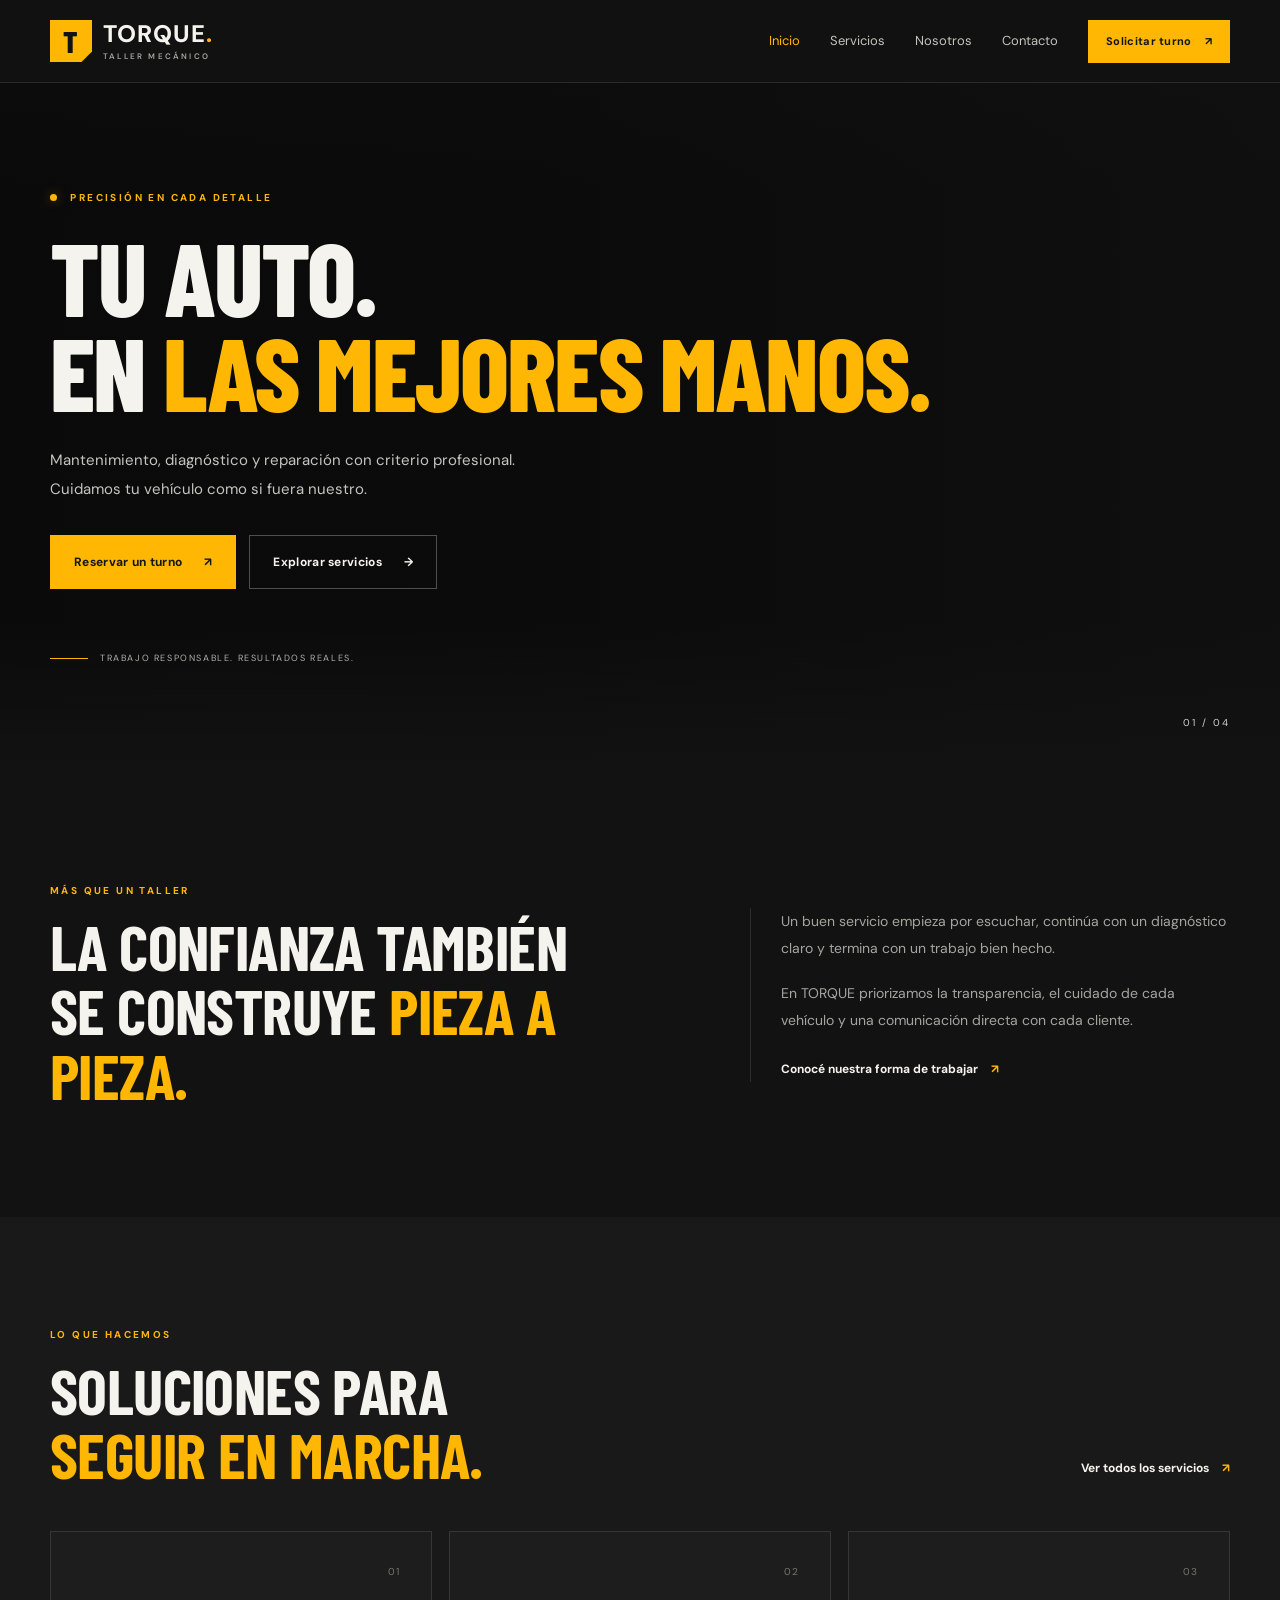
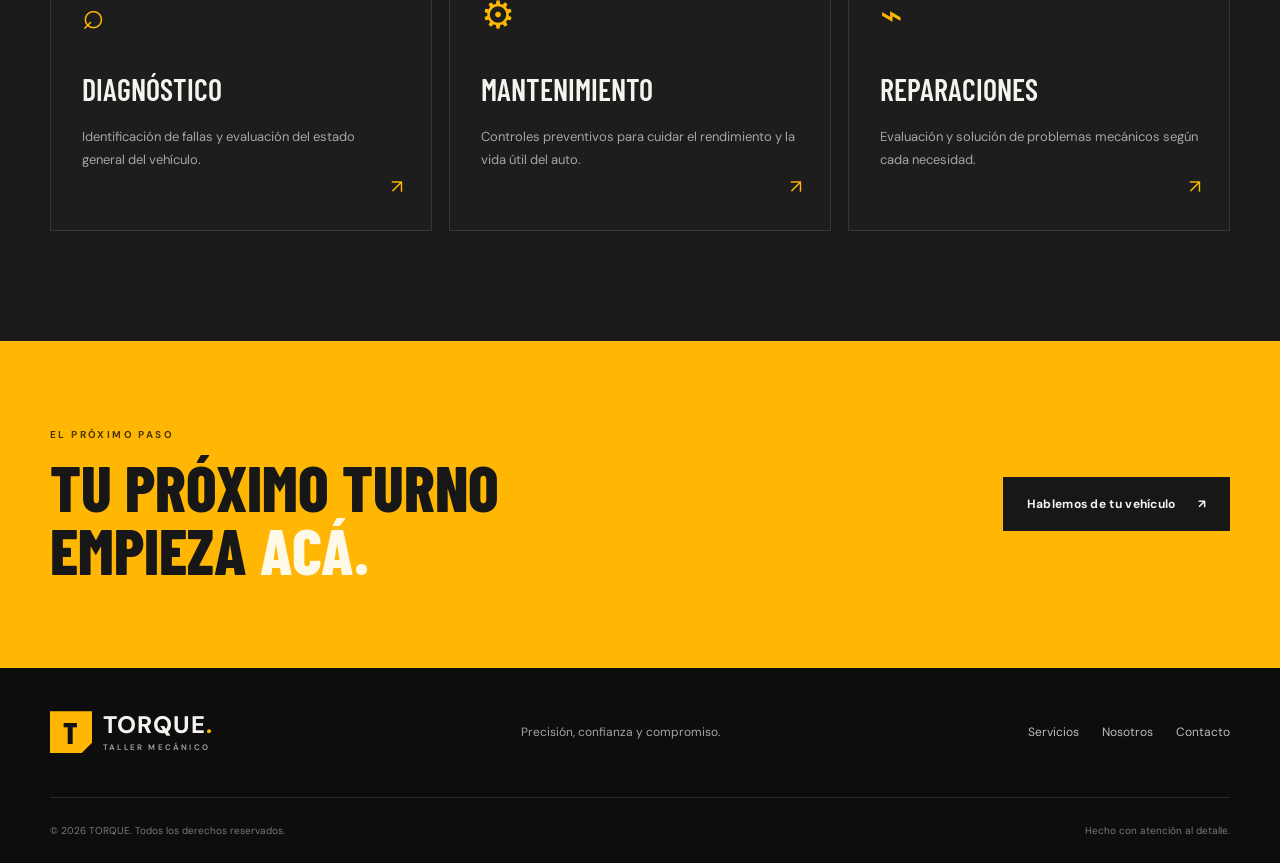
<file: index.html>
<!DOCTYPE html>
<html lang="es">
<head>
  <meta charset="UTF-8">
  <meta name="viewport" content="width=device-width, initial-scale=1.0">
  <meta name="description" content="TORQUE Taller Mecánico. Mantenimiento, diagnóstico y reparación de vehículos con atención profesional.">
  <meta name="theme-color" content="#121212">
  <title>TORQUE | Taller Mecánico</title>
  <link rel="preconnect" href="https://fonts.googleapis.com">
  <link rel="preconnect" href="https://fonts.gstatic.com" crossorigin>
  <link href="https://fonts.googleapis.com/css2?family=Barlow+Condensed:wght@500;600;700;800&family=DM+Sans:wght@400;500;600;700&display=swap" rel="stylesheet">
  <link rel="stylesheet" href="styles.css">
  <script src="script.js" defer></script>
</head>
<body>
  <header class="site-header">
    <nav class="navbar container" aria-label="Navegación principal">
      <a class="brand" href="index.html" aria-label="TORQUE, inicio">
        <span class="brand-mark">T</span>
        <span>TORQUE<span class="brand-dot">.</span><small>TALLER MECÁNICO</small></span>
      </a>

      <button class="menu-toggle" aria-label="Abrir menú" aria-expanded="false" aria-controls="main-menu">
        <span></span><span></span><span></span>
      </button>

      <div class="nav-links" id="main-menu">
        <a href="index.html" aria-current="page">Inicio</a>
        <a href="servicios.html">Servicios</a>
        <a href="nosotros.html">Nosotros</a>
        <a href="contacto.html">Contacto</a>
        <a class="button button-small button-primary" href="contacto.html">Solicitar turno <span>↗</span></a>
      </div>
    </nav>
  </header>

  <main>
    <section class="hero">
      <div class="hero-overlay"></div>
      <div class="container hero-content">
        <p class="eyebrow"><span class="status-dot"></span> PRECISIÓN EN CADA DETALLE</p>
        <h1>Tu auto.<br>En <span>las mejores manos.</span></h1>
        <p class="hero-description">Mantenimiento, diagnóstico y reparación con criterio profesional. Cuidamos tu vehículo como si fuera nuestro.</p>
        <div class="hero-actions">
          <a class="button button-primary" href="contacto.html">Reservar un turno <span>↗</span></a>
          <a class="button button-outline" href="servicios.html">Explorar servicios <span>→</span></a>
        </div>
        <div class="hero-note">
          <span class="hero-line"></span>
          <span>TRABAJO RESPONSABLE. RESULTADOS REALES.</span>
        </div>
      </div>
      <div class="hero-index" aria-hidden="true">01 / 04</div>
    </section>

    <section class="intro-section section-padding">
      <div class="container intro-grid">
        <div>
          <p class="eyebrow">MÁS QUE UN TALLER</p>
          <h2 class="section-title">La confianza también<br>se construye <span>pieza a pieza.</span></h2>
        </div>
        <div class="intro-copy">
          <p>Un buen servicio empieza por escuchar, continúa con un diagnóstico claro y termina con un trabajo bien hecho.</p>
          <p>En TORQUE priorizamos la transparencia, el cuidado de cada vehículo y una comunicación directa con cada cliente.</p>
          <a class="text-link" href="nosotros.html">Conocé nuestra forma de trabajar <span>↗</span></a>
        </div>
      </div>
    </section>

    <section class="featured-section section-padding">
      <div class="container">
        <div class="section-heading">
          <div>
            <p class="eyebrow">LO QUE HACEMOS</p>
            <h2 class="section-title">Soluciones para<br><span>seguir en marcha.</span></h2>
          </div>
          <a class="text-link" href="servicios.html">Ver todos los servicios <span>↗</span></a>
        </div>

        <div class="feature-grid">
          <a class="feature-card" href="servicios.html#diagnostico">
            <span class="card-number">01</span>
            <span class="feature-icon">⌕</span>
            <h3>Diagnóstico</h3>
            <p>Identificación de fallas y evaluación del estado general del vehículo.</p>
            <span class="card-arrow">↗</span>
          </a>
          <a class="feature-card" href="servicios.html#mantenimiento">
            <span class="card-number">02</span>
            <span class="feature-icon">⚙</span>
            <h3>Mantenimiento</h3>
            <p>Controles preventivos para cuidar el rendimiento y la vida útil del auto.</p>
            <span class="card-arrow">↗</span>
          </a>
          <a class="feature-card" href="servicios.html#reparaciones">
            <span class="card-number">03</span>
            <span class="feature-icon">⌁</span>
            <h3>Reparaciones</h3>
            <p>Evaluación y solución de problemas mecánicos según cada necesidad.</p>
            <span class="card-arrow">↗</span>
          </a>
        </div>
      </div>
    </section>

    <section class="cta-section">
      <div class="container cta-content">
        <div>
          <p class="eyebrow">EL PRÓXIMO PASO</p>
          <h2>Tu próximo turno<br>empieza <span>acá.</span></h2>
        </div>
        <a class="button button-primary" href="contacto.html">Hablemos de tu vehículo <span>↗</span></a>
      </div>
    </section>
  </main>

  <footer class="site-footer">
    <div class="container footer-main">
      <a class="brand" href="index.html">
        <span class="brand-mark">T</span>
        <span>TORQUE<span class="brand-dot">.</span><small>TALLER MECÁNICO</small></span>
      </a>
      <p>Precisión, confianza y compromiso.</p>
      <div class="footer-links">
        <a href="servicios.html">Servicios</a>
        <a href="nosotros.html">Nosotros</a>
        <a href="contacto.html">Contacto</a>
      </div>
    </div>
    <div class="container footer-bottom">
      <span>© <span data-year></span> TORQUE. Todos los derechos reservados.</span>
      <span>Hecho con atención al detalle.</span>
    </div>
  </footer>
</body>
</html>
</file>
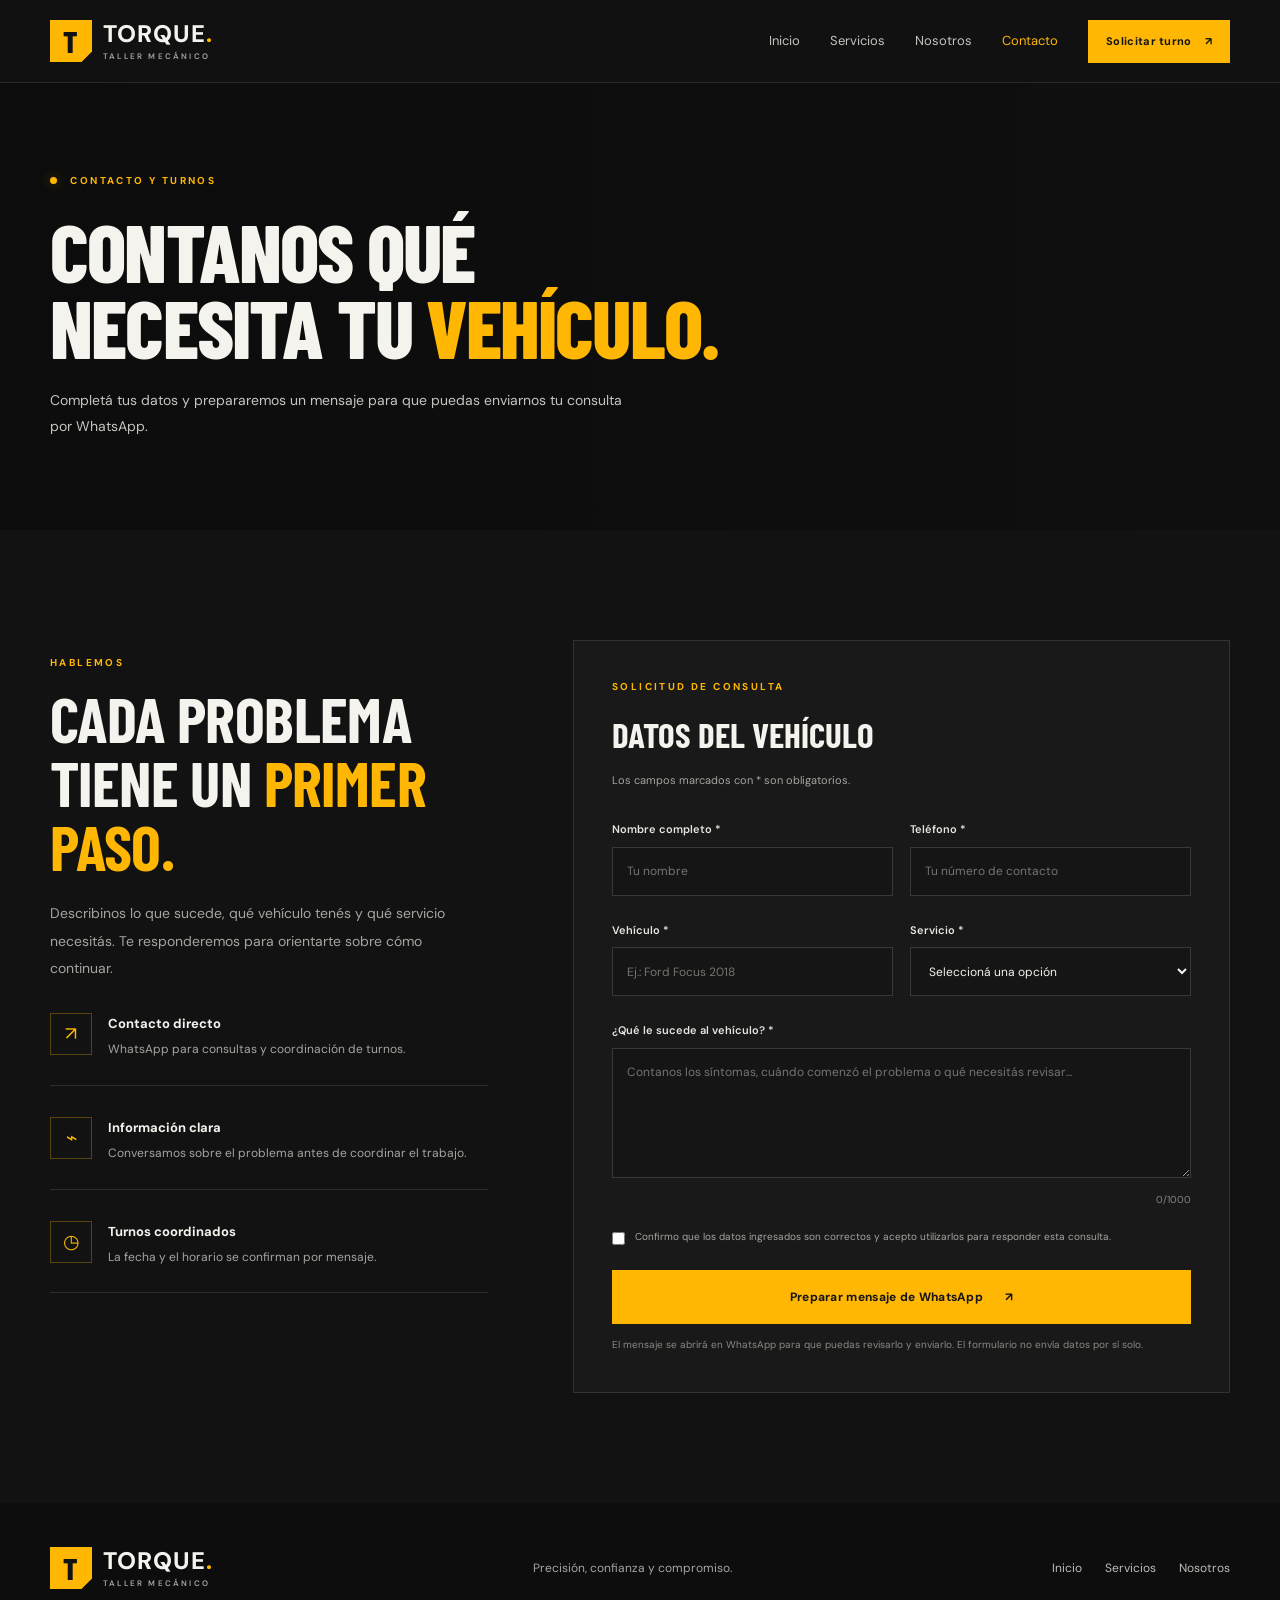
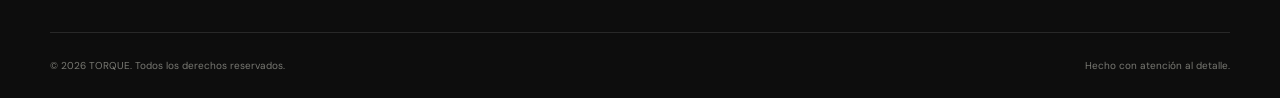
<file: contacto.html>
<!DOCTYPE html>
<html lang="es">
<head>
  <meta charset="UTF-8">
  <meta name="viewport" content="width=device-width, initial-scale=1.0">
  <meta name="description" content="Contactá a TORQUE Taller Mecánico para consultar por servicios o solicitar un turno.">
  <meta name="theme-color" content="#121212">
  <title>Contacto y turnos | TORQUE</title>
  <link rel="preconnect" href="https://fonts.googleapis.com">
  <link rel="preconnect" href="https://fonts.gstatic.com" crossorigin>
  <link href="https://fonts.googleapis.com/css2?family=Barlow+Condensed:wght@500;600;700;800&family=DM+Sans:wght@400;500;600;700&display=swap" rel="stylesheet">
  <link rel="stylesheet" href="styles.css">
  <script src="script.js" defer></script>
</head>
<body>
  <header class="site-header">
    <nav class="navbar container" aria-label="Navegación principal">
      <a class="brand" href="index.html">
        <span class="brand-mark">T</span>
        <span>TORQUE<span class="brand-dot">.</span><small>TALLER MECÁNICO</small></span>
      </a>
      <button class="menu-toggle" aria-label="Abrir menú" aria-expanded="false" aria-controls="main-menu">
        <span></span><span></span><span></span>
      </button>
      <div class="nav-links" id="main-menu">
        <a href="index.html">Inicio</a>
        <a href="servicios.html">Servicios</a>
        <a href="nosotros.html">Nosotros</a>
        <a href="contacto.html" aria-current="page">Contacto</a>
        <a class="button button-small button-primary" href="#contact-form">Solicitar turno <span>↗</span></a>
      </div>
    </nav>
  </header>

  <main>
    <section class="page-hero contact-hero">
      <div class="container page-hero-content">
        <p class="eyebrow"><span class="status-dot"></span> CONTACTO Y TURNOS</p>
        <h1>Contanos qué<br>necesita tu <span>vehículo.</span></h1>
        <p>Completá tus datos y prepararemos un mensaje para que puedas enviarnos tu consulta por WhatsApp.</p>
      </div>
    </section>

    <section class="section-padding">
      <div class="container contact-grid">
        <div class="contact-info">
          <p class="eyebrow">HABLEMOS</p>
          <h2 class="section-title">Cada problema<br>tiene un <span>primer paso.</span></h2>
          <p>Describinos lo que sucede, qué vehículo tenés y qué servicio necesitás. Te responderemos para orientarte sobre cómo continuar.</p>

          <div class="contact-detail">
            <span class="detail-icon">↗</span>
            <div>
              <h3>Contacto directo</h3>
              <p>WhatsApp para consultas y coordinación de turnos.</p>
            </div>
          </div>
          <div class="contact-detail">
            <span class="detail-icon">⌁</span>
            <div>
              <h3>Información clara</h3>
              <p>Conversamos sobre el problema antes de coordinar el trabajo.</p>
            </div>
          </div>
          <div class="contact-detail">
            <span class="detail-icon">◷</span>
            <div>
              <h3>Turnos coordinados</h3>
              <p>La fecha y el horario se confirman por mensaje.</p>
            </div>
          </div>
        </div>

        <div class="contact-form-panel">
          <div class="form-heading">
            <p class="eyebrow">SOLICITUD DE CONSULTA</p>
            <h2>Datos del vehículo</h2>
            <p>Los campos marcados con * son obligatorios.</p>
          </div>

          <form id="contact-form" novalidate>
            <div class="form-row">
              <div class="form-field">
                <label for="name">Nombre completo *</label>
                <input type="text" id="name" name="name" placeholder="Tu nombre" autocomplete="name" required minlength="2" maxlength="80">
                <span class="field-error" id="name-error"></span>
              </div>
              <div class="form-field">
                <label for="phone">Teléfono *</label>
                <input type="tel" id="phone" name="phone" placeholder="Tu número de contacto" autocomplete="tel" required maxlength="25">
                <span class="field-error" id="phone-error"></span>
              </div>
            </div>

            <div class="form-row">
              <div class="form-field">
                <label for="vehicle">Vehículo *</label>
                <input type="text" id="vehicle" name="vehicle" placeholder="Ej.: Ford Focus 2018" required minlength="2" maxlength="100">
                <span class="field-error" id="vehicle-error"></span>
              </div>
              <div class="form-field">
                <label for="service">Servicio *</label>
                <select id="service" name="service" required>
                  <option value="">Seleccioná una opción</option>
                  <option value="Diagnóstico mecánico">Diagnóstico mecánico</option>
                  <option value="Mantenimiento preventivo">Mantenimiento preventivo</option>
                  <option value="Reparaciones mecánicas">Reparaciones mecánicas</option>
                  <option value="Revisión general">Revisión general</option>
                  <option value="Otra consulta">Otra consulta</option>
                </select>
                <span class="field-error" id="service-error"></span>
              </div>
            </div>

            <div class="form-field">
              <label for="message">¿Qué le sucede al vehículo? *</label>
              <textarea id="message" name="message" rows="5" placeholder="Contanos los síntomas, cuándo comenzó el problema o qué necesitás revisar..." required minlength="10" maxlength="1000"></textarea>
              <span class="field-error" id="message-error"></span>
              <span class="character-count"><span id="message-count">0</span>/1000</span>
            </div>

            <label class="privacy-check">
              <input type="checkbox" id="consent" required>
              <span>Confirmo que los datos ingresados son correctos y acepto utilizarlos para responder esta consulta.</span>
            </label>
            <span class="field-error" id="consent-error"></span>

            <button class="button button-primary form-submit" type="submit">Preparar mensaje de WhatsApp <span>↗</span></button>
            <p class="form-feedback" id="form-feedback" role="status" aria-live="polite"></p>
            <p class="form-note">El mensaje se abrirá en WhatsApp para que puedas revisarlo y enviarlo. El formulario no envía datos por sí solo.</p>
          </form>
        </div>
      </div>
    </section>
  </main>

  <footer class="site-footer">
    <div class="container footer-main">
      <a class="brand" href="index.html">
        <span class="brand-mark">T</span>
        <span>TORQUE<span class="brand-dot">.</span><small>TALLER MECÁNICO</small></span>
      </a>
      <p>Precisión, confianza y compromiso.</p>
      <div class="footer-links">
        <a href="index.html">Inicio</a>
        <a href="servicios.html">Servicios</a>
        <a href="nosotros.html">Nosotros</a>
      </div>
    </div>
    <div class="container footer-bottom">
      <span>© <span data-year></span> TORQUE. Todos los derechos reservados.</span>
      <span>Hecho con atención al detalle.</span>
    </div>
  </footer>
</body>
</html>
</file>
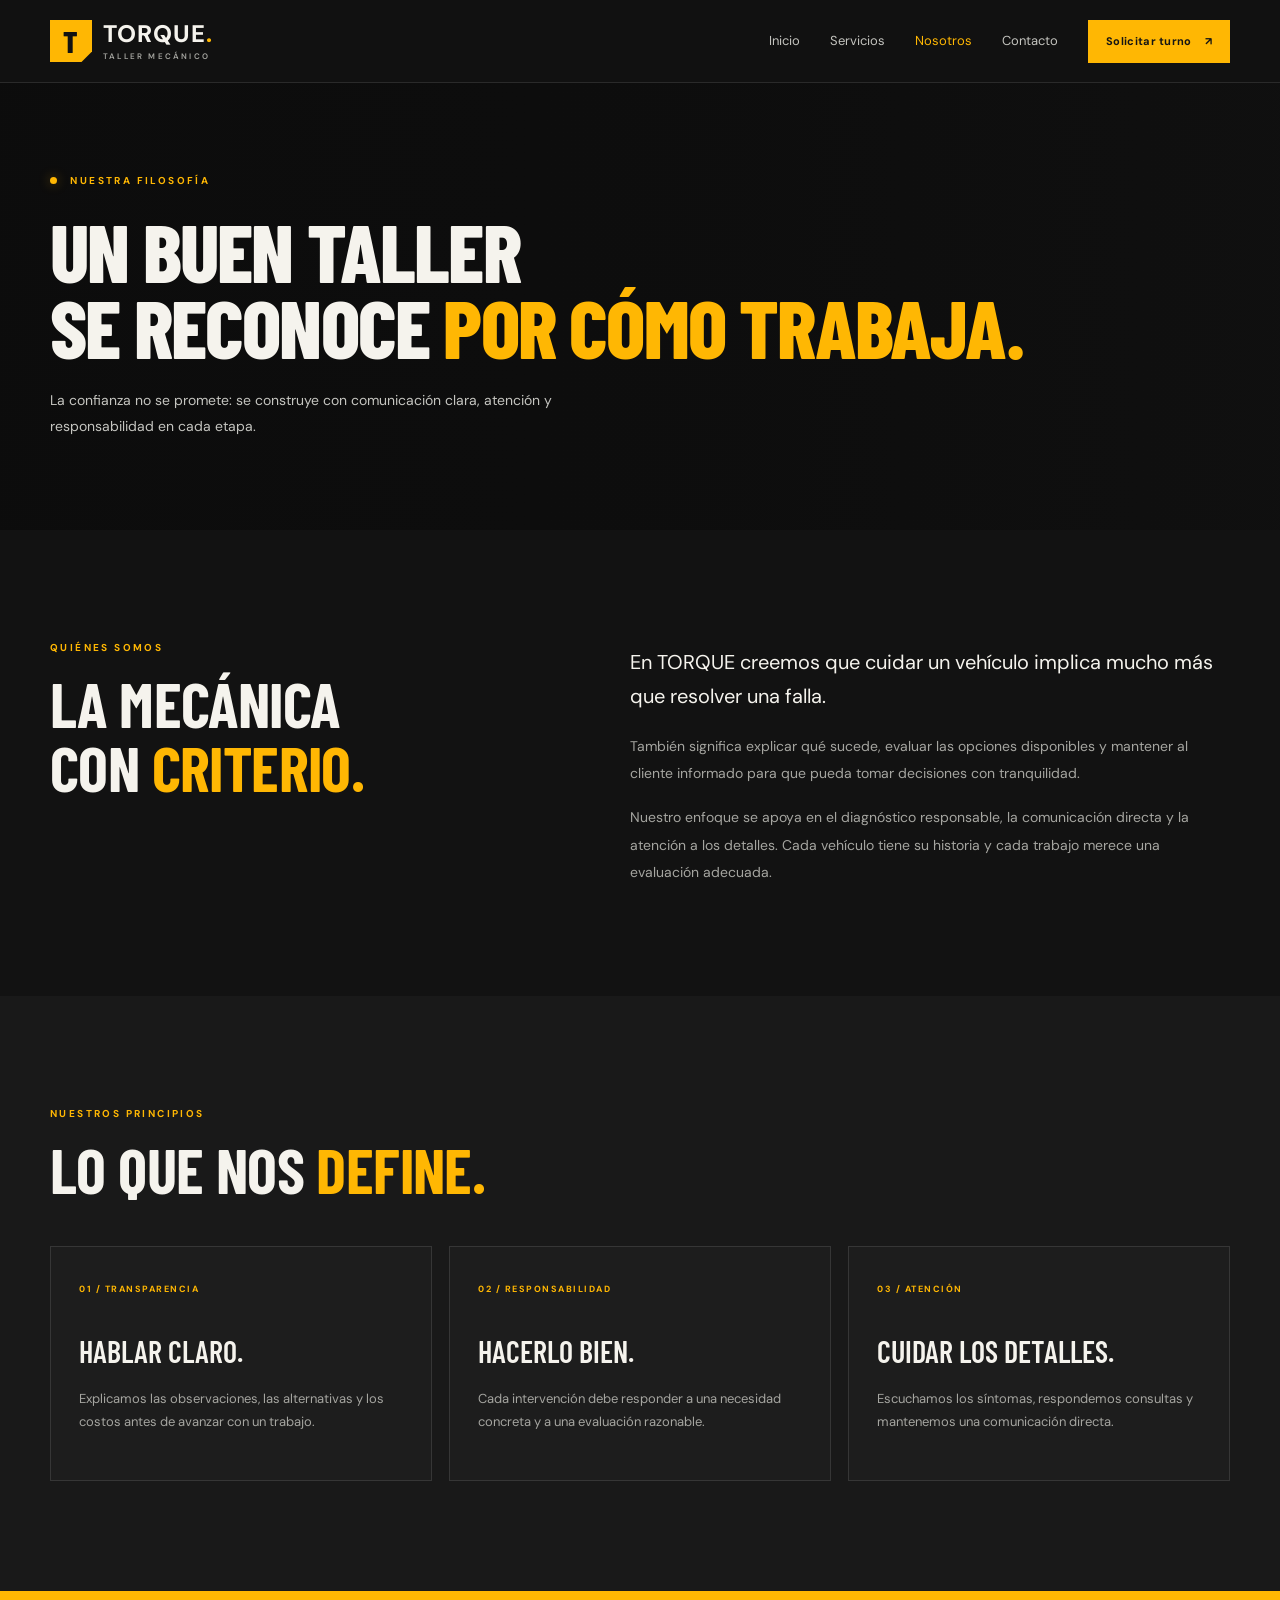
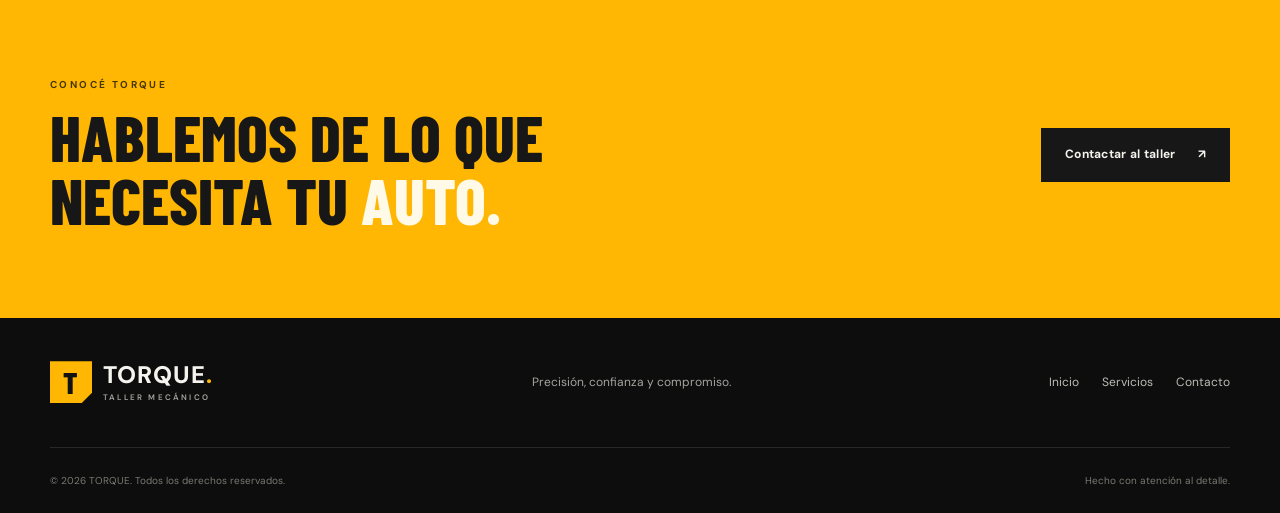
<file: nosotros.html>
<!DOCTYPE html>
<html lang="es">
<head>
  <meta charset="UTF-8">
  <meta name="viewport" content="width=device-width, initial-scale=1.0">
  <meta name="description" content="Conocé la filosofía de trabajo de TORQUE Taller Mecánico.">
  <meta name="theme-color" content="#121212">
  <title>Nosotros | TORQUE</title>
  <link rel="preconnect" href="https://fonts.googleapis.com">
  <link rel="preconnect" href="https://fonts.gstatic.com" crossorigin>
  <link href="https://fonts.googleapis.com/css2?family=Barlow+Condensed:wght@500;600;700;800&family=DM+Sans:wght@400;500;600;700&display=swap" rel="stylesheet">
  <link rel="stylesheet" href="styles.css">
  <script src="script.js" defer></script>
</head>
<body>
  <header class="site-header">
    <nav class="navbar container" aria-label="Navegación principal">
      <a class="brand" href="index.html">
        <span class="brand-mark">T</span>
        <span>TORQUE<span class="brand-dot">.</span><small>TALLER MECÁNICO</small></span>
      </a>
      <button class="menu-toggle" aria-label="Abrir menú" aria-expanded="false" aria-controls="main-menu">
        <span></span><span></span><span></span>
      </button>
      <div class="nav-links" id="main-menu">
        <a href="index.html">Inicio</a>
        <a href="servicios.html">Servicios</a>
        <a href="nosotros.html" aria-current="page">Nosotros</a>
        <a href="contacto.html">Contacto</a>
        <a class="button button-small button-primary" href="contacto.html">Solicitar turno <span>↗</span></a>
      </div>
    </nav>
  </header>

  <main>
    <section class="page-hero about-hero">
      <div class="container page-hero-content">
        <p class="eyebrow"><span class="status-dot"></span> NUESTRA FILOSOFÍA</p>
        <h1>Un buen taller<br>se reconoce <span>por cómo trabaja.</span></h1>
        <p>La confianza no se promete: se construye con comunicación clara, atención y responsabilidad en cada etapa.</p>
      </div>
    </section>

    <section class="section-padding">
      <div class="container about-grid">
        <div class="about-label">
          <p class="eyebrow">QUIÉNES SOMOS</p>
          <h2 class="section-title">La mecánica<br>con <span>criterio.</span></h2>
        </div>
        <div class="about-copy">
          <p class="lead-copy">En TORQUE creemos que cuidar un vehículo implica mucho más que resolver una falla.</p>
          <p>También significa explicar qué sucede, evaluar las opciones disponibles y mantener al cliente informado para que pueda tomar decisiones con tranquilidad.</p>
          <p>Nuestro enfoque se apoya en el diagnóstico responsable, la comunicación directa y la atención a los detalles. Cada vehículo tiene su historia y cada trabajo merece una evaluación adecuada.</p>
        </div>
      </div>
    </section>

    <section class="values-section section-padding">
      <div class="container">
        <div class="section-heading">
          <div>
            <p class="eyebrow">NUESTROS PRINCIPIOS</p>
            <h2 class="section-title">Lo que nos <span>define.</span></h2>
          </div>
        </div>
        <div class="values-grid">
          <article class="value-card">
            <span class="value-index">01 / TRANSPARENCIA</span>
            <h3>Hablar claro.</h3>
            <p>Explicamos las observaciones, las alternativas y los costos antes de avanzar con un trabajo.</p>
          </article>
          <article class="value-card">
            <span class="value-index">02 / RESPONSABILIDAD</span>
            <h3>Hacerlo bien.</h3>
            <p>Cada intervención debe responder a una necesidad concreta y a una evaluación razonable.</p>
          </article>
          <article class="value-card">
            <span class="value-index">03 / ATENCIÓN</span>
            <h3>Cuidar los detalles.</h3>
            <p>Escuchamos los síntomas, respondemos consultas y mantenemos una comunicación directa.</p>
          </article>
        </div>
      </div>
    </section>

    <section class="cta-section">
      <div class="container cta-content">
        <div>
          <p class="eyebrow">CONOCÉ TORQUE</p>
          <h2>Hablemos de lo que<br>necesita tu <span>auto.</span></h2>
        </div>
        <a class="button button-primary" href="contacto.html">Contactar al taller <span>↗</span></a>
      </div>
    </section>
  </main>

  <footer class="site-footer">
    <div class="container footer-main">
      <a class="brand" href="index.html">
        <span class="brand-mark">T</span>
        <span>TORQUE<span class="brand-dot">.</span><small>TALLER MECÁNICO</small></span>
      </a>
      <p>Precisión, confianza y compromiso.</p>
      <div class="footer-links">
        <a href="index.html">Inicio</a>
        <a href="servicios.html">Servicios</a>
        <a href="contacto.html">Contacto</a>
      </div>
    </div>
    <div class="container footer-bottom">
      <span>© <span data-year></span> TORQUE. Todos los derechos reservados.</span>
      <span>Hecho con atención al detalle.</span>
    </div>
  </footer>
</body>
</html>
</file>
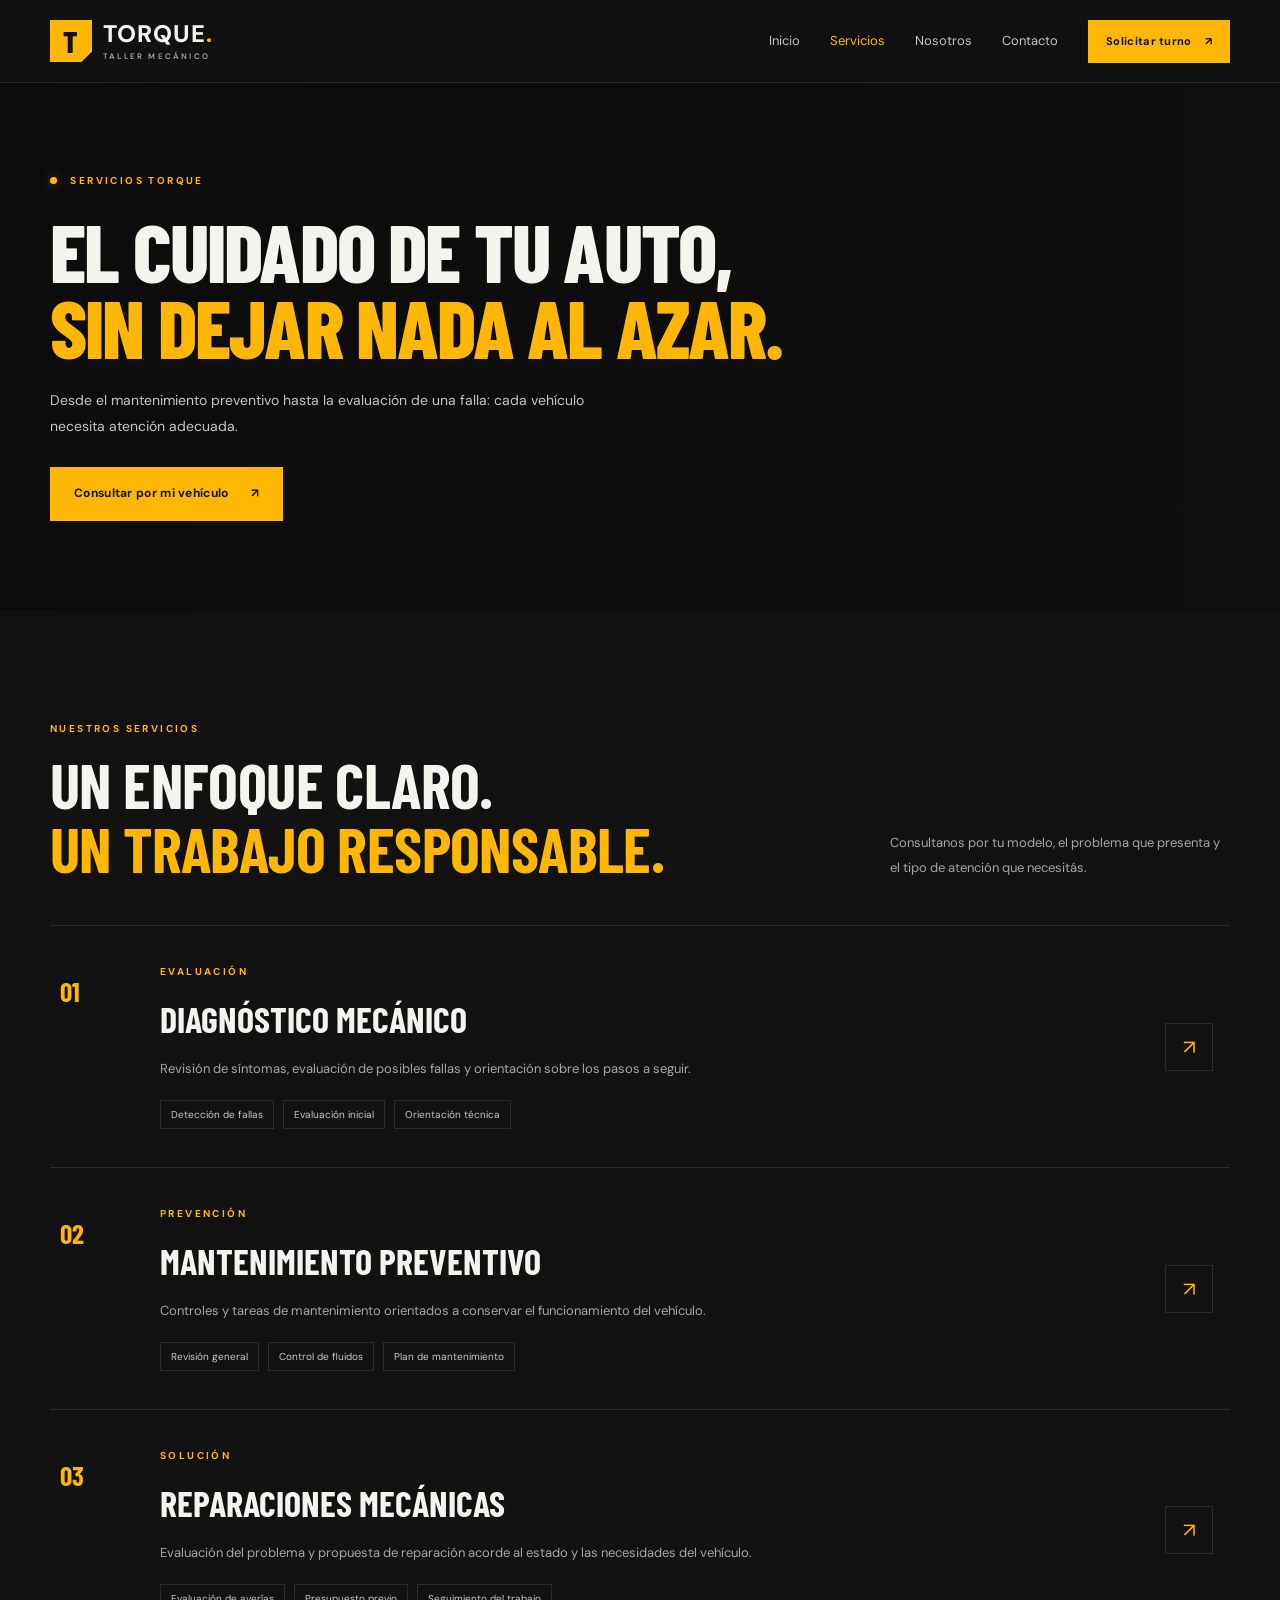
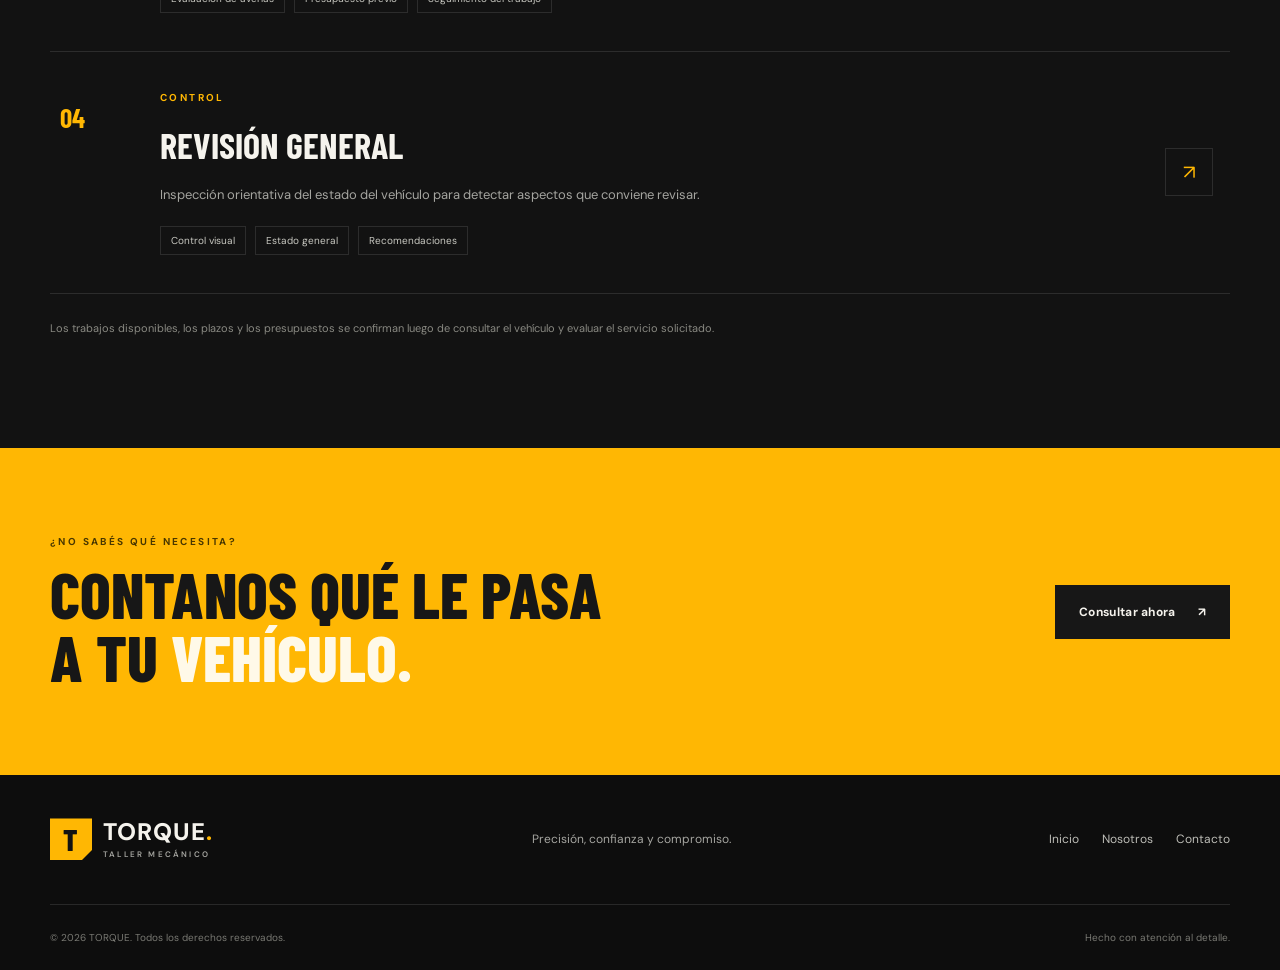
<file: servicios.html>
<!DOCTYPE html>
<html lang="es">
<head>
  <meta charset="UTF-8">
  <meta name="viewport" content="width=device-width, initial-scale=1.0">
  <meta name="description" content="Conocé los servicios de TORQUE: diagnóstico, mantenimiento y reparación automotriz.">
  <meta name="theme-color" content="#121212">
  <title>Servicios | TORQUE</title>
  <link rel="preconnect" href="https://fonts.googleapis.com">
  <link rel="preconnect" href="https://fonts.gstatic.com" crossorigin>
  <link href="https://fonts.googleapis.com/css2?family=Barlow+Condensed:wght@500;600;700;800&family=DM+Sans:wght@400;500;600;700&display=swap" rel="stylesheet">
  <link rel="stylesheet" href="styles.css">
  <script src="script.js" defer></script>
</head>
<body>
  <header class="site-header">
    <nav class="navbar container" aria-label="Navegación principal">
      <a class="brand" href="index.html">
        <span class="brand-mark">T</span>
        <span>TORQUE<span class="brand-dot">.</span><small>TALLER MECÁNICO</small></span>
      </a>
      <button class="menu-toggle" aria-label="Abrir menú" aria-expanded="false" aria-controls="main-menu">
        <span></span><span></span><span></span>
      </button>
      <div class="nav-links" id="main-menu">
        <a href="index.html">Inicio</a>
        <a href="servicios.html" aria-current="page">Servicios</a>
        <a href="nosotros.html">Nosotros</a>
        <a href="contacto.html">Contacto</a>
        <a class="button button-small button-primary" href="contacto.html">Solicitar turno <span>↗</span></a>
      </div>
    </nav>
  </header>

  <main>
    <section class="page-hero services-hero">
      <div class="container page-hero-content">
        <p class="eyebrow"><span class="status-dot"></span> SERVICIOS TORQUE</p>
        <h1>El cuidado de tu auto,<br><span>sin dejar nada al azar.</span></h1>
        <p>Desde el mantenimiento preventivo hasta la evaluación de una falla: cada vehículo necesita atención adecuada.</p>
        <a class="button button-primary" href="contacto.html">Consultar por mi vehículo <span>↗</span></a>
      </div>
    </section>

    <section class="section-padding">
      <div class="container">
        <div class="section-heading">
          <div>
            <p class="eyebrow">NUESTROS SERVICIOS</p>
            <h2 class="section-title">Un enfoque claro.<br><span>Un trabajo responsable.</span></h2>
          </div>
          <p class="heading-description">Consultanos por tu modelo, el problema que presenta y el tipo de atención que necesitás.</p>
        </div>

        <div class="service-list">
          <article class="service-row" id="diagnostico">
            <div class="service-number">01</div>
            <div class="service-main">
              <p class="eyebrow">EVALUACIÓN</p>
              <h3>Diagnóstico mecánico</h3>
              <p>Revisión de síntomas, evaluación de posibles fallas y orientación sobre los pasos a seguir.</p>
              <ul class="service-tags">
                <li>Detección de fallas</li>
                <li>Evaluación inicial</li>
                <li>Orientación técnica</li>
              </ul>
            </div>
            <a class="service-link" href="contacto.html?servicio=Diagnóstico%20mecánico" aria-label="Consultar por diagnóstico mecánico">↗</a>
          </article>

          <article class="service-row" id="mantenimiento">
            <div class="service-number">02</div>
            <div class="service-main">
              <p class="eyebrow">PREVENCIÓN</p>
              <h3>Mantenimiento preventivo</h3>
              <p>Controles y tareas de mantenimiento orientados a conservar el funcionamiento del vehículo.</p>
              <ul class="service-tags">
                <li>Revisión general</li>
                <li>Control de fluidos</li>
                <li>Plan de mantenimiento</li>
              </ul>
            </div>
            <a class="service-link" href="contacto.html?servicio=Mantenimiento%20preventivo" aria-label="Consultar por mantenimiento preventivo">↗</a>
          </article>

          <article class="service-row" id="reparaciones">
            <div class="service-number">03</div>
            <div class="service-main">
              <p class="eyebrow">SOLUCIÓN</p>
              <h3>Reparaciones mecánicas</h3>
              <p>Evaluación del problema y propuesta de reparación acorde al estado y las necesidades del vehículo.</p>
              <ul class="service-tags">
                <li>Evaluación de averías</li>
                <li>Presupuesto previo</li>
                <li>Seguimiento del trabajo</li>
              </ul>
            </div>
            <a class="service-link" href="contacto.html?servicio=Reparaciones%20mecánicas" aria-label="Consultar por reparaciones mecánicas">↗</a>
          </article>

          <article class="service-row" id="revision">
            <div class="service-number">04</div>
            <div class="service-main">
              <p class="eyebrow">CONTROL</p>
              <h3>Revisión general</h3>
              <p>Inspección orientativa del estado del vehículo para detectar aspectos que conviene revisar.</p>
              <ul class="service-tags">
                <li>Control visual</li>
                <li>Estado general</li>
                <li>Recomendaciones</li>
              </ul>
            </div>
            <a class="service-link" href="contacto.html?servicio=Revisión%20general" aria-label="Consultar por revisión general">↗</a>
          </article>
        </div>

        <p class="disclaimer">Los trabajos disponibles, los plazos y los presupuestos se confirman luego de consultar el vehículo y evaluar el servicio solicitado.</p>
      </div>
    </section>

    <section class="cta-section">
      <div class="container cta-content">
        <div>
          <p class="eyebrow">¿NO SABÉS QUÉ NECESITA?</p>
          <h2>Contanos qué le pasa<br>a tu <span>vehículo.</span></h2>
        </div>
        <a class="button button-primary" href="contacto.html">Consultar ahora <span>↗</span></a>
      </div>
    </section>
  </main>

  <footer class="site-footer">
    <div class="container footer-main">
      <a class="brand" href="index.html">
        <span class="brand-mark">T</span>
        <span>TORQUE<span class="brand-dot">.</span><small>TALLER MECÁNICO</small></span>
      </a>
      <p>Precisión, confianza y compromiso.</p>
      <div class="footer-links">
        <a href="index.html">Inicio</a>
        <a href="nosotros.html">Nosotros</a>
        <a href="contacto.html">Contacto</a>
      </div>
    </div>
    <div class="container footer-bottom">
      <span>© <span data-year></span> TORQUE. Todos los derechos reservados.</span>
      <span>Hecho con atención al detalle.</span>
    </div>
  </footer>
</body>
</html>
</file>
<file: styles.css>
:root {
  --bg: #121212;
  --bg-soft: #191919;
  --bg-card: #1d1d1d;
  --accent: #ffb703;
  --accent-hover: #ffc533;
  --text: #f5f3ed;
  --muted: #a5a5a0;
  --border: rgba(255, 255, 255, 0.11);
  --font-body: "DM Sans", sans-serif;
  --font-display: "Barlow Condensed", sans-serif;
  --container: 1180px;
}

* {
  box-sizing: border-box;
  margin: 0;
  padding: 0;
}

html {
  scroll-behavior: smooth;
  scroll-padding-top: 100px;
}

body {
  background: var(--bg);
  color: var(--text);
  font-family: var(--font-body);
  font-size: 15px;
  line-height: 1.7;
  -webkit-font-smoothing: antialiased;
}

body.menu-open {
  overflow: hidden;
}

a {
  color: inherit;
  text-decoration: none;
}

button,
input,
select,
textarea {
  font: inherit;
}

button,
a,
input,
select,
textarea {
  -webkit-tap-highlight-color: transparent;
}

button:focus-visible,
a:focus-visible,
input:focus-visible,
select:focus-visible,
textarea:focus-visible {
  outline: 2px solid var(--accent);
  outline-offset: 4px;
}

::selection {
  background: var(--accent);
  color: #121212;
}

.container {
  width: min(var(--container), calc(100% - 48px));
  margin-inline: auto;
}

.section-padding {
  padding-block: 110px;
}

.site-header {
  position: sticky;
  top: 0;
  z-index: 1000;
  background: rgba(18, 18, 18, 0.94);
  border-bottom: 1px solid var(--border);
  backdrop-filter: blur(16px);
}

.navbar {
  min-height: 82px;
  display: flex;
  align-items: center;
  justify-content: space-between;
  gap: 28px;
}

.brand {
  display: inline-flex;
  align-items: center;
  gap: 11px;
  flex-shrink: 0;
  font-weight: 800;
  font-size: 24px;
  letter-spacing: 1px;
  line-height: 1;
}

.brand-mark {
  width: 42px;
  height: 42px;
  display: grid;
  place-items: center;
  background: var(--accent);
  color: var(--bg);
  font-family: var(--font-display);
  font-size: 30px;
  font-weight: 800;
  clip-path: polygon(0 0, 100% 0, 100% 75%, 75% 100%, 0 100%);
}

.brand-dot {
  color: var(--accent);
}

.brand small {
  display: block;
  margin-top: 6px;
  color: var(--muted);
  font-size: 8px;
  letter-spacing: 2.2px;
  font-weight: 600;
}

.nav-links {
  display: flex;
  align-items: center;
  gap: 30px;
}

.nav-links > a:not(.button) {
  color: #c4c4bf;
  font-size: 13px;
  transition: color 180ms ease;
}

.nav-links > a:not(.button):hover,
.nav-links > a[aria-current="page"]:not(.button) {
  color: var(--accent);
}

.menu-toggle {
  display: none;
  width: 44px;
  height: 44px;
  border: 1px solid var(--border);
  background: transparent;
  cursor: pointer;
  align-items: center;
  justify-content: center;
  flex-direction: column;
  gap: 5px;
}

.menu-toggle span {
  width: 19px;
  height: 2px;
  background: var(--text);
  transition: transform 180ms ease, opacity 180ms ease;
}

.menu-toggle[aria-expanded="true"] span:first-child {
  transform: translateY(7px) rotate(45deg);
}

.menu-toggle[aria-expanded="true"] span:nth-child(2) {
  opacity: 0;
}

.menu-toggle[aria-expanded="true"] span:last-child {
  transform: translateY(-7px) rotate(-45deg);
}

.button {
  min-height: 54px;
  display: inline-flex;
  align-items: center;
  justify-content: center;
  gap: 22px;
  padding: 0 23px;
  border: 1px solid transparent;
  font-size: 12px;
  font-weight: 700;
  letter-spacing: 0.3px;
  transition: background 180ms ease, color 180ms ease, border-color 180ms ease, transform 180ms ease;
  cursor: pointer;
}

.button:hover {
  transform: translateY(-2px);
}

.button-primary {
  background: var(--accent);
  color: #151515;
}

.button-primary:hover {
  background: var(--accent-hover);
}

.button-outline {
  border-color: rgba(255, 255, 255, 0.28);
  color: var(--text);
}

.button-outline:hover {
  border-color: var(--accent);
  color: var(--accent);
}

.button-small {
  min-height: 43px;
  padding-inline: 17px;
  gap: 13px;
  font-size: 11px;
}

.eyebrow {
  color: var(--accent);
  font-size: 10px;
  font-weight: 700;
  letter-spacing: 2.4px;
  line-height: 1.6;
}

.status-dot {
  width: 7px;
  height: 7px;
  display: inline-block;
  margin-right: 9px;
  background: var(--accent);
  border-radius: 50%;
  box-shadow: 0 0 12px rgba(255, 183, 3, 0.4);
}

.hero {
  position: relative;
  min-height: 690px;
  display: flex;
  align-items: center;
  overflow: hidden;
  background:
    linear-gradient(90deg, rgba(10, 10, 10, 0.98) 0%, rgba(10, 10, 10, 0.88) 43%, rgba(10, 10, 10, 0.35) 100%),
    linear-gradient(0deg, rgba(18, 18, 18, 0.55), rgba(18, 18, 18, 0.1)),
    url("https://images.unsplash.com/photo-1486262715619-67b85e0b08d3?auto=format&fit=crop&w=2000&q=85") center 55% / cover;
}

.hero-overlay {
  position: absolute;
  inset: 0;
  background: linear-gradient(0deg, var(--bg) 0%, transparent 22%, transparent 85%, rgba(18, 18, 18, 0.2) 100%);
  pointer-events: none;
}

.hero-content {
  position: relative;
  z-index: 1;
  padding-block: 100px;
}

.hero h1,
.page-hero h1 {
  margin-top: 23px;
  font-family: var(--font-display);
  font-size: clamp(60px, 8vw, 104px);
  font-weight: 800;
  letter-spacing: -1.8px;
  line-height: 0.93;
  text-transform: uppercase;
}

.hero h1 span,
.page-hero h1 span,
.section-title span,
.cta-content h2 span {
  color: var(--accent);
}

.hero-description {
  max-width: 490px;
  margin-top: 27px;
  color: #c5c5c0;
  font-size: 15px;
  line-height: 1.9;
}

.hero-actions {
  display: flex;
  flex-wrap: wrap;
  gap: 13px;
  margin-top: 32px;
}

.hero-note {
  display: flex;
  align-items: center;
  gap: 12px;
  margin-top: 62px;
  color: #b0b0aa;
  font-size: 9px;
  letter-spacing: 1.6px;
}

.hero-line {
  width: 38px;
  height: 1px;
  background: var(--accent);
}

.hero-index {
  position: absolute;
  right: max(24px, calc((100vw - var(--container)) / 2));
  bottom: 42px;
  color: #d1d1cb;
  font-size: 10px;
  letter-spacing: 2px;
}

.section-title {
  margin-top: 15px;
  font-family: var(--font-display);
  font-size: clamp(42px, 5vw, 63px);
  font-weight: 700;
  line-height: 1.02;
  letter-spacing: -0.6px;
  text-transform: uppercase;
}

.intro-grid {
  display: grid;
  grid-template-columns: 1fr 0.8fr;
  gap: 100px;
  align-items: center;
}

.intro-copy {
  padding-left: 30px;
  border-left: 1px solid var(--border);
}

.intro-copy p,
.about-copy p,
.contact-info > p:not(.eyebrow) {
  color: var(--muted);
  font-size: 14px;
  line-height: 1.95;
}

.intro-copy p + p {
  margin-top: 17px;
}

.text-link {
  display: inline-flex;
  align-items: center;
  gap: 13px;
  margin-top: 25px;
  color: var(--text);
  font-size: 12px;
  font-weight: 700;
  transition: color 180ms ease;
}

.text-link span {
  color: var(--accent);
}

.text-link:hover {
  color: var(--accent);
}

.featured-section {
  background: var(--bg-soft);
}

.section-heading {
  display: flex;
  align-items: end;
  justify-content: space-between;
  gap: 35px;
  margin-bottom: 45px;
}

.section-heading .text-link {
  margin-bottom: 8px;
  flex-shrink: 0;
}

.feature-grid {
  display: grid;
  grid-template-columns: repeat(3, minmax(0, 1fr));
  gap: 17px;
}

.feature-card {
  position: relative;
  min-height: 300px;
  display: flex;
  flex-direction: column;
  align-items: flex-start;
  padding: 31px;
  background: var(--bg-card);
  border: 1px solid var(--border);
  transition: border-color 180ms ease, transform 180ms ease, background 180ms ease;
}

.feature-card:hover {
  transform: translateY(-5px);
  border-color: rgba(255, 183, 3, 0.6);
  background: #222222;
}

.card-number {
  align-self: flex-end;
  color: #777770;
  font-size: 10px;
  letter-spacing: 1px;
}

.feature-icon {
  margin-top: 13px;
  color: var(--accent);
  font-size: 38px;
  line-height: 1.2;
}

.feature-card h3,
.value-card h3 {
  margin-top: 25px;
  font-family: var(--font-display);
  font-size: 30px;
  font-weight: 600;
  text-transform: uppercase;
}

.feature-card p,
.value-card p {
  margin-top: 10px;
  color: var(--muted);
  font-size: 13px;
  line-height: 1.8;
}

.card-arrow {
  position: absolute;
  right: 28px;
  bottom: 27px;
  color: var(--accent);
  font-size: 19px;
}

.cta-section {
  padding-block: 86px;
  background: var(--accent);
  color: #171717;
}

.cta-content {
  display: flex;
  align-items: center;
  justify-content: space-between;
  gap: 35px;
}

.cta-content .eyebrow {
  color: #493700;
}

.cta-content h2 {
  margin-top: 13px;
  font-family: var(--font-display);
  font-size: clamp(44px, 5vw, 68px);
  line-height: 0.98;
  font-weight: 800;
  text-transform: uppercase;
}

.cta-content h2 span {
  color: #fff9e8;
}

.cta-content .button {
  background: #171717;
  color: var(--text);
}

.cta-content .button:hover {
  background: #292929;
}

.site-footer {
  background: #0d0d0d;
}

.footer-main {
  min-height: 130px;
  display: flex;
  align-items: center;
  justify-content: space-between;
  gap: 25px;
  border-bottom: 1px solid var(--border);
}

.footer-main > p {
  color: var(--muted);
  font-size: 12px;
}

.footer-links {
  display: flex;
  gap: 23px;
}

.footer-links a {
  color: #bdbdb7;
  font-size: 12px;
  transition: color 180ms ease;
}

.footer-links a:hover {
  color: var(--accent);
}

.footer-bottom {
  min-height: 65px;
  display: flex;
  align-items: center;
  justify-content: space-between;
  gap: 20px;
  color: #797973;
  font-size: 10px;
}

/* Páginas internas */

.page-hero {
  position: relative;
  min-height: 440px;
  display: flex;
  align-items: center;
  overflow: hidden;
  background-position: center;
  background-size: cover;
}

.page-hero::before {
  content: "";
  position: absolute;
  inset: 0;
  background: linear-gradient(90deg, rgba(12, 12, 12, 0.97), rgba(12, 12, 12, 0.78) 58%, rgba(12, 12, 12, 0.4));
}

.services-hero {
  background-image: url("https://images.unsplash.com/photo-1632823471565-1ecdf5c6a6a7?auto=format&fit=crop&w=2000&q=85");
}

.about-hero {
  background-image: url("https://images.unsplash.com/photo-1487754180451-c456f719a1fc?auto=format&fit=crop&w=2000&q=85");
}

.contact-hero {
  background-image: url("https://images.unsplash.com/photo-1486262715619-67b85e0b08d3?auto=format&fit=crop&w=2000&q=85");
}

.page-hero-content {
  position: relative;
  z-index: 1;
  padding-block: 90px;
}

.page-hero h1 {
  font-size: clamp(52px, 7vw, 82px);
}

.page-hero-content > p:not(.eyebrow) {
  max-width: 590px;
  margin-top: 22px;
  color: #c5c5c0;
  font-size: 14px;
  line-height: 1.9;
}

.page-hero .button {
  margin-top: 27px;
}

.heading-description {
  max-width: 340px;
  color: var(--muted);
  font-size: 13px;
  line-height: 1.9;
}

.service-list {
  border-top: 1px solid var(--border);
}

.service-row {
  display: grid;
  grid-template-columns: 70px minmax(0, 1fr) 55px;
  gap: 30px;
  align-items: center;
  padding: 38px 10px;
  border-bottom: 1px solid var(--border);
  scroll-margin-top: 100px;
}

.service-number {
  align-self: start;
  padding-top: 5px;
  color: var(--accent);
  font-family: var(--font-display);
  font-size: 27px;
  font-weight: 700;
}

.service-main h3 {
  margin-top: 8px;
  font-family: var(--font-display);
  font-size: 36px;
  font-weight: 700;
  text-transform: uppercase;
}

.service-main > p:not(.eyebrow) {
  max-width: 650px;
  margin-top: 8px;
  color: var(--muted);
  font-size: 13px;
  line-height: 1.9;
}

.service-tags {
  display: flex;
  flex-wrap: wrap;
  gap: 9px;
  margin-top: 18px;
  list-style: none;
}

.service-tags li {
  padding: 5px 10px;
  border: 1px solid var(--border);
  color: #c8c8c1;
  font-size: 10px;
}

.service-link {
  width: 48px;
  height: 48px;
  display: grid;
  place-items: center;
  border: 1px solid var(--border);
  color: var(--accent);
  font-size: 20px;
  transition: color 180ms ease, background 180ms ease, border-color 180ms ease;
}

.service-link:hover {
  color: #111;
  background: var(--accent);
  border-color: var(--accent);
}

.disclaimer {
  margin-top: 25px;
  color: #898982;
  font-size: 11px;
  line-height: 1.8;
}

/* Página Nosotros */

.about-grid {
  display: grid;
  grid-template-columns: 0.8fr 1fr;
  gap: 100px;
}

.about-copy {
  padding-top: 5px;
}

.about-copy .lead-copy {
  margin-bottom: 20px;
  color: var(--text);
  font-size: 20px;
  line-height: 1.7;
}

.about-copy p + p {
  margin-top: 17px;
}

.values-section {
  background: var(--bg-soft);
}

.values-grid {
  display: grid;
  grid-template-columns: repeat(3, minmax(0, 1fr));
  gap: 17px;
}

.value-card {
  min-height: 235px;
  padding: 28px;
  border: 1px solid var(--border);
  background: var(--bg-card);
}

.value-index {
  color: var(--accent);
  font-size: 9px;
  letter-spacing: 1.5px;
  font-weight: 700;
}

/* Página Contacto */

.contact-grid {
  display: grid;
  grid-template-columns: 0.8fr 1.2fr;
  gap: 85px;
  align-items: start;
}

.contact-info {
  padding-top: 15px;
}

.contact-info > p:not(.eyebrow) {
  margin-top: 22px;
}

.contact-detail {
  display: flex;
  gap: 16px;
  margin-top: 31px;
  padding-bottom: 24px;
  border-bottom: 1px solid var(--border);
}

.detail-icon {
  width: 42px;
  height: 42px;
  display: grid;
  place-items: center;
  flex-shrink: 0;
  border: 1px solid rgba(255, 183, 3, 0.3);
  color: var(--accent);
  font-size: 19px;
}

.contact-detail h3 {
  font-size: 13px;
  font-weight: 700;
}

.contact-detail p {
  margin-top: 4px;
  color: var(--muted);
  font-size: 12px;
  line-height: 1.8;
}

.contact-form-panel {
  padding: 38px;
  border: 1px solid var(--border);
  background: var(--bg-soft);
}

.form-heading {
  margin-bottom: 30px;
}

.form-heading h2 {
  margin-top: 10px;
  font-family: var(--font-display);
  font-size: 35px;
  text-transform: uppercase;
}

.form-heading > p:last-child {
  margin-top: 7px;
  color: var(--muted);
  font-size: 11px;
}

.form-row {
  display: grid;
  grid-template-columns: repeat(2, minmax(0, 1fr));
  gap: 17px;
}

.form-field {
  position: relative;
  min-width: 0;
  margin-bottom: 20px;
}

.form-field label {
  display: block;
  margin-bottom: 8px;
  color: #e6e6df;
  font-size: 11px;
  font-weight: 600;
}

.form-field input,
.form-field select,
.form-field textarea {
  width: 100%;
  min-height: 49px;
  padding: 13px 14px;
  border: 1px solid #383838;
  border-radius: 0;
  outline: none;
  background: #151515;
  color: var(--text);
  font-size: 12px;
  transition: border-color 180ms ease;
}

.form-field textarea {
  min-height: 130px;
  resize: vertical;
}

.form-field input::placeholder,
.form-field textarea::placeholder {
  color: #74746f;
}

.form-field input:focus,
.form-field select:focus,
.form-field textarea:focus {
  border-color: var(--accent);
}

.form-field .invalid {
  border-color: #ff7474;
}

.field-error {
  display: block;
  min-height: 0;
  margin-top: 5px;
  color: #ff8888;
  font-size: 10px;
}

.character-count {
  display: block;
  margin-top: 5px;
  color: #85857f;
  text-align: right;
  font-size: 10px;
}

.privacy-check {
  display: flex;
  align-items: flex-start;
  gap: 10px;
  margin-top: 5px;
  color: var(--muted);
  font-size: 10px;
  line-height: 1.7;
  cursor: pointer;
}

.privacy-check input {
  margin-top: 4px;
  accent-color: var(--accent);
  flex-shrink: 0;
}

.form-submit {
  width: 100%;
  margin-top: 20px;
}

.form-feedback {
  margin-top: 13px;
  color: var(--accent);
  font-size: 11px;
  line-height: 1.7;
}

.form-feedback:empty {
  display: none;
}

.form-note {
  margin-top: 12px;
  color: #898982;
  font-size: 10px;
  line-height: 1.8;
}

@media (max-width: 980px) {
  .nav-links {
    gap: 18px;
  }

  .intro-grid,
  .about-grid {
    gap: 55px;
  }

  .contact-grid {
    gap: 45px;
  }

  .feature-card {
    padding: 24px;
  }

  .contact-form-panel {
    padding: 28px;
  }
}

@media (max-width: 760px) {
  .container {
    width: min(var(--container), calc(100% - 36px));
  }

  .section-padding {
    padding-block: 76px;
  }

  .navbar {
    min-height: 72px;
  }

  .menu-toggle {
    display: flex;
    position: relative;
    z-index: 1002;
  }

  .nav-links {
    position: fixed;
    inset: 0;
    z-index: 1001;
    display: flex;
    flex-direction: column;
    align-items: stretch;
    justify-content: center;
    gap: 25px;
    padding: 90px 32px 40px;
    background: #121212;
    visibility: hidden;
    opacity: 0;
    pointer-events: none;
    transition: opacity 180ms ease, visibility 180ms ease;
  }

  .nav-links.menu-visible {
    visibility: visible;
    opacity: 1;
    pointer-events: auto;
  }

  .nav-links > a:not(.button) {
    font-family: var(--font-display);
    font-size: 32px;
    text-transform: uppercase;
  }

  .nav-links .button {
    align-self: flex-start;
  }

  .hero {
    min-height: 620px;
    background-position: 58% center;
  }

  .hero-content {
    padding-block: 85px;
  }

  .hero h1 {
    font-size: clamp(56px, 12vw, 78px);
  }

  .hero-description {
    max-width: 430px;
    font-size: 14px;
  }

  .hero-note {
    margin-top: 44px;
  }

  .intro-grid,
  .about-grid,
  .contact-grid {
    grid-template-columns: 1fr;
    gap: 32px;
  }

  .intro-copy {
    padding-left: 20px;
  }

  .section-heading {
    align-items: flex-start;
    flex-direction: column;
    gap: 15px;
  }

  .section-heading .text-link {
    margin-top: 4px;
  }

  .feature-grid,
  .values-grid {
    grid-template-columns: 1fr;
  }

  .feature-card {
    min-height: 255px;
  }

  .cta-content {
    align-items: flex-start;
    flex-direction: column;
  }

  .cta-section {
    padding-block: 65px;
  }

  .footer-main {
    align-items: flex-start;
    flex-direction: column;
    padding-block: 35px;
  }

  .footer-links {
    flex-wrap: wrap;
  }

  .footer-bottom {
    align-items: flex-start;
    flex-direction: column;
    justify-content: center;
    padding-block: 18px;
    gap: 6px;
  }

  .page-hero {
    min-height: 390px;
  }

  .page-hero-content {
    padding-block: 75px;
  }

  .page-hero h1 {
    font-size: clamp(48px, 10vw, 68px);
  }

  .heading-description {
    max-width: 500px;
  }

  .service-row {
    grid-template-columns: 38px minmax(0, 1fr) 42px;
    gap: 13px;
    padding-block: 29px;
  }

  .service-number {
    font-size: 22px;
  }

  .service-main h3 {
    font-size: 29px;
  }

  .service-link {
    width: 40px;
    height: 40px;
  }

  .service-tags {
    gap: 6px;
  }

  .service-tags li {
    font-size: 9px;
  }

  .contact-grid {
    gap: 48px;
  }

  .contact-form-panel {
    padding: 25px 20px;
  }
}

@media (max-width: 480px) {
  .brand {
    font-size: 21px;
  }

  .brand-mark {
    width: 38px;
    height: 38px;
    font-size: 27px;
  }

  .hero {
    min-height: 600px;
  }

  .hero h1 {
    font-size: 54px;
  }

  .hero-actions {
    align-items: stretch;
    flex-direction: column;
  }

  .hero-actions .button {
    width: 100%;
  }

  .section-title {
    font-size: 43px;
  }

  .form-row {
    grid-template-columns: 1fr;
    gap: 0;
  }

  .service-row {
    grid-template-columns: 28px minmax(0, 1fr) 36px;
    gap: 9px;
  }

  .service-main h3 {
    font-size: 25px;
  }

  .service-link {
    width: 34px;
    height: 34px;
  }

  .service-tags li {
    padding: 4px 7px;
  }
}

@media (prefers-reduced-motion: reduce) {
  *,
  *::before,
  *::after {
    scroll-behavior: auto !important;
    transition-duration: 0.01ms !important;
    animation-duration: 0.01ms !important;
    animation-iteration-count: 1 !important;
  }
}
</file>
